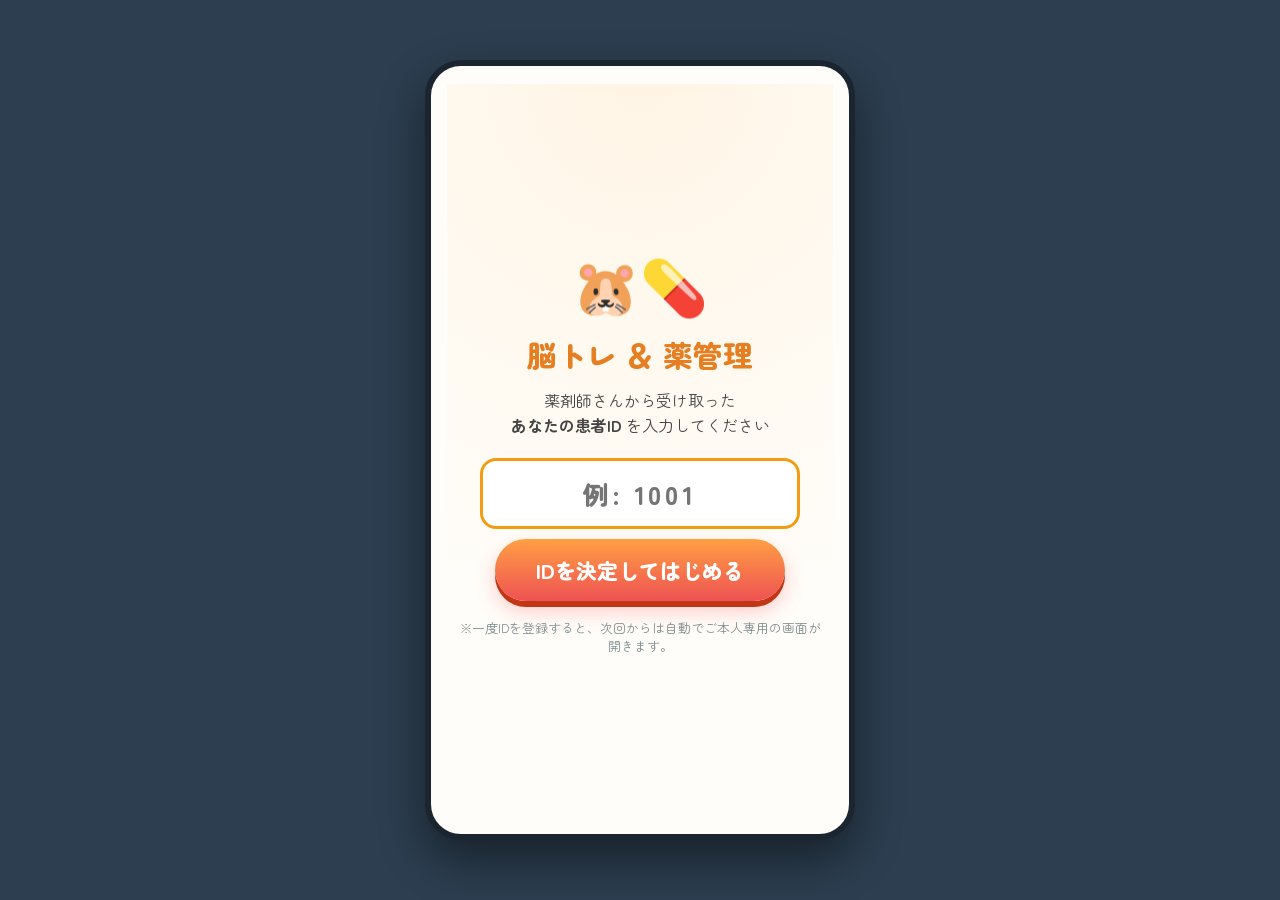
<file: patient.html>
<!DOCTYPE html>
<html lang="ja">
<head>
  <meta charset="UTF-8">
  <meta name="viewport" content="width=device-width, initial-scale=1.0">
  <title>脳トレ ＆ 薬管理</title>
  <link rel="preconnect" href="https://fonts.googleapis.com">
  <link rel="preconnect" href="https://fonts.gstatic.com" crossorigin>
  <link href="https://fonts.googleapis.com/css2?family=Zen+Maru+Gothic:wght@700;900&display=swap" rel="stylesheet">
  <style>
    * {
      box-sizing: border-box;
      margin: 0;
      padding: 0;
      font-family: 'Zen Maru Gothic', sans-serif;
      user-select: none;
    }

    body {
      background-color: #2c3e50;
      display: flex;
      justify-content: center;
      align-items: center;
      min-height: 100vh;
      padding: 15px;
    }

    .phone-frame {
      width: 100%;
      max-width: 430px;
      height: 780px;
      max-height: 92vh;
      background-color: #fffdf9;
      border-radius: 36px;
      box-shadow: 0 20px 45px rgba(0, 0, 0, 0.45);
      display: flex;
      flex-direction: column;
      overflow: hidden;
      border: 6px solid #1a252f;
      position: relative;
    }

    .app-content {
      flex: 1;
      overflow-y: auto;
      overflow-x: hidden;
      display: flex;
      flex-direction: column;
    }

    .screen {
      display: none;
      flex: 1;
      padding: 18px 16px;
      flex-direction: column;
    }

    .screen.active {
      display: flex;
    }

    .hidden {
      display: none !important;
    }

    /* 初回起動時：患者ID入力画面 */
    .id-login-container {
      flex: 1;
      display: flex;
      flex-direction: column;
      justify-content: center;
      align-items: center;
      text-align: center;
      padding: 12px;
      background: radial-gradient(circle at top, #fff5e6 0%, #fffdf9 70%);
    }

    .id-login-icon {
      font-size: 3.4rem;
      margin-bottom: 10px;
    }

    .id-login-title {
      font-size: 1.85rem;
      font-weight: 900;
      color: #e67e22;
      margin-bottom: 12px;
    }

    .id-login-desc {
      font-size: 1rem;
      color: #444;
      line-height: 1.55;
      margin-bottom: 20px;
    }

    .id-login-form {
      width: 100%;
      max-width: 320px;
    }

    #login-patient-id-input {
      width: 100%;
      padding: 14px 16px;
      font-size: 1.6rem;
      font-weight: 900;
      text-align: center;
      letter-spacing: 0.15em;
      border: 3px solid #f39c12;
      border-radius: 16px;
      background: #fff;
      color: #2c3e50;
      margin-bottom: 10px;
      user-select: text;
    }

    #login-patient-id-input:focus {
      outline: none;
      border-color: #e67e22;
      box-shadow: 0 0 0 4px rgba(243, 156, 18, 0.2);
    }

    .id-login-error {
      color: #e03131;
      background: #ffe3e3;
      border-radius: 10px;
      padding: 8px 10px;
      font-size: 0.85rem;
      font-weight: 700;
      margin-bottom: 10px;
    }

    .id-login-note {
      margin-top: 18px;
      font-size: 0.8rem;
      color: #7f8c8d;
      line-height: 1.45;
    }

    /* オープニング画面 */
    .opening-container {
      flex: 1;
      display: flex;
      flex-direction: column;
      justify-content: center;
      align-items: center;
      text-align: center;
      background: radial-gradient(circle at top, #fff3e0 0%, #fffdf9 75%);
      padding: 10px;
    }

    .opening-title h1 {
      font-size: 2.3rem;
      font-weight: 900;
      color: #e67e22;
      line-height: 1.2;
      text-shadow: 2px 2px 0 #ffe0b2;
      margin-bottom: 10px;
    }

    .opening-title h1 span {
      color: #27ae60;
      font-size: 1.8rem;
    }

    .opening-user-badge {
      background: #fff;
      border: 2px solid #f39c12;
      color: #d35400;
      font-weight: 900;
      font-size: 1.05rem;
      padding: 6px 18px;
      border-radius: 999px;
      margin-bottom: 14px;
      box-shadow: 0 3px 8px rgba(243, 156, 18, 0.15);
    }

    .opening-hero-pet {
      width: 170px;
      height: 170px;
      margin: 6px auto 12px;
    }

    .hamster-svg-art {
      width: 100%;
      height: 100%;
      overflow: visible;
    }

    .opening-sub {
      font-size: 1rem;
      font-weight: 700;
      color: #666;
      margin-bottom: 22px;
    }

    .start-app-btn {
      width: 100%;
      max-width: 290px;
      padding: 16px 24px;
      background: linear-gradient(180deg, #ff9f43 0%, #ee5253 100%);
      color: #fff;
      border: none;
      border-radius: 999px;
      font-size: 1.3rem;
      font-weight: 900;
      cursor: pointer;
      box-shadow: 0 6px 0 #c23616, 0 10px 20px rgba(238, 82, 83, 0.3);
    }

    .start-app-btn:active {
      transform: translateY(3px);
      box-shadow: 0 3px 0 #c23616;
    }

    /* ホーム画面 */
    .home-container {
      flex: 1;
      display: flex;
      flex-direction: column;
      justify-content: space-between;
      gap: 14px;
    }

    .calendar-hero-card {
      flex: 1;
      background: linear-gradient(160deg, #fff9eb 0%, #ffefd5 100%);
      border: 3px solid #ffd8a8;
      border-radius: 26px;
      padding: 16px;
      display: flex;
      flex-direction: column;
      justify-content: space-between;
      cursor: pointer;
      box-shadow: 0 8px 18px rgba(243, 156, 18, 0.15);
    }

    .calendar-hero-top {
      display: flex;
      align-items: center;
      gap: 14px;
    }

    .big-calendar-illust {
      width: 105px;
      background: #fff;
      border-radius: 18px;
      border: 3px solid #5c3a21;
      overflow: hidden;
      box-shadow: 0 4px 0 #5c3a21;
      flex-shrink: 0;
    }

    .cal-illust-top {
      background: #ff6b6b;
      color: #fff;
      padding: 5px 8px;
      display: flex;
      justify-content: space-between;
      align-items: center;
      font-weight: 900;
      font-size: 0.9rem;
    }

    .cal-ring {
      width: 7px;
      height: 7px;
      background: #fff;
      border-radius: 50%;
    }

    .cal-illust-body {
      padding: 8px 4px;
      text-align: center;
    }

    .cal-big-day {
      font-size: 2.3rem;
      font-weight: 900;
      color: #2d3436;
      line-height: 1;
    }

    .cal-mini-dots {
      display: flex;
      justify-content: center;
      gap: 4px;
      margin-top: 5px;
    }

    .cal-mini-dots span {
      width: 7px;
      height: 7px;
      border-radius: 50%;
    }

    .dot-o { background: #ff922b; }
    .dot-y { background: #fcc419; }
    .dot-g { background: #51cf66; }

    .calendar-tap-hint h3 {
      font-size: 1.35rem;
      font-weight: 900;
      color: #5c3a21;
      margin: 4px 0 2px;
    }

    .calendar-tap-hint p {
      font-size: 0.88rem;
      color: #7f6048;
      font-weight: 700;
    }

    .hint-badge {
      display: inline-block;
      background: #ff922b;
      color: #fff;
      font-size: 0.75rem;
      font-weight: 900;
      padding: 3px 10px;
      border-radius: 999px;
    }

    .home-pet-corner {
      display: flex;
      align-items: flex-end;
      justify-content: space-between;
      gap: 10px;
      margin-top: 10px;
    }

    .home-speech-bubble {
      flex: 1;
      background: #fff;
      border: 2.5px solid #5c3a21;
      border-radius: 18px;
      padding: 12px 14px;
      font-size: 0.92rem;
      font-weight: 700;
      color: #3d2616;
      line-height: 1.45;
      position: relative;
    }

    .home-pet-avatar {
      width: 112px;
      height: 112px;
      flex-shrink: 0;
      transform-origin: bottom center;
    }

    .home-nav {
      display: grid;
      grid-template-columns: repeat(3, 1fr);
      gap: 10px;
    }

    .nav-btn {
      border: none;
      border-radius: 22px;
      padding: 16px 8px;
      display: flex;
      flex-direction: column;
      align-items: center;
      justify-content: center;
      gap: 6px;
      color: #fff;
      font-weight: 900;
      cursor: pointer;
    }

    .nav-btn:active {
      transform: translateY(3px);
    }

    .btn-pet {
      background: linear-gradient(180deg, #ff922b 0%, #f76707 100%);
      box-shadow: 0 5px 0 #d9480f;
    }

    .btn-med {
      background: linear-gradient(180deg, #51cf66 0%, #2b8a3e 100%);
      box-shadow: 0 5px 0 #1e602b;
    }

    .btn-calc {
      background: linear-gradient(180deg, #4dabf7 0%, #1c7ed6 100%);
      box-shadow: 0 5px 0 #1864ab;
    }

    .nav-icon {
      font-size: 2.1rem;
    }

    .nav-text {
      font-size: 1.05rem;
    }

    /* 共通ヘッダー */
    .screen-header {
      display: flex;
      align-items: center;
      gap: 12px;
      margin-bottom: 12px;
    }

    .screen-header h2 {
      font-size: 1.3rem;
      font-weight: 900;
      color: #3d2616;
    }

    .back-btn {
      background: #f1f3f5;
      border: 2px solid #ced4da;
      border-radius: 12px;
      padding: 7px 14px;
      font-size: 0.9rem;
      font-weight: 900;
      color: #495057;
      cursor: pointer;
    }

    /* ペット画面 */
    .pet-display {
      background: linear-gradient(180deg, #fff9db 0%, #fff3bf 100%);
      border: 2.5px solid #ffd43b;
      border-radius: 22px;
      padding: 12px;
      text-align: center;
      margin-bottom: 10px;
    }

    .pet-level-badge {
      display: inline-block;
      background: #ff922b;
      color: #fff;
      font-weight: 900;
      font-size: 0.95rem;
      padding: 4px 14px;
      border-radius: 999px;
      margin-bottom: 8px;
    }

    .exp-bar-area {
      margin-bottom: 6px;
    }

    .exp-bar-container {
      width: 85%;
      height: 12px;
      background: #fff;
      border: 2px solid #f08c00;
      border-radius: 999px;
      margin: 0 auto 4px;
      overflow: hidden;
    }

    .exp-bar-fill {
      height: 100%;
      width: 0%;
      background: linear-gradient(90deg, #fcc419, #ff922b);
      transition: width 0.3s ease;
    }

    .exp-text {
      font-size: 0.78rem;
      color: #5c3a21;
    }

    .pet-character-container {
      height: 155px;
      display: flex;
      justify-content: center;
      align-items: center;
    }

    .pet-character-svg {
      width: 145px;
      height: 145px;
      transition: transform 0.3s ease;
    }

    .pet-status {
      display: flex;
      justify-content: space-around;
      align-items: center;
      font-weight: 900;
      font-size: 0.95rem;
      color: #5c3a21;
      margin-top: 4px;
    }

    .coin-badge {
      background: #fff;
      border: 2px solid #fcc419;
      padding: 4px 12px;
      border-radius: 999px;
    }

    .tab-controls {
      display: grid;
      grid-template-columns: 1fr 1fr;
      gap: 8px;
      margin-bottom: 10px;
    }

    .tab-btn {
      padding: 10px;
      border: 2px solid #dee2e6;
      border-radius: 14px;
      background: #f8f9fa;
      font-size: 1rem;
      font-weight: 900;
      color: #495057;
      cursor: pointer;
    }

    .tab-btn.active {
      background: #ff922b;
      border-color: #f76707;
      color: #fff;
    }

    .tab-content {
      display: none;
      flex: 1;
    }

    .tab-content.active {
      display: flex;
      flex-direction: column;
    }

    .food-grid {
      display: grid;
      grid-template-columns: 1fr 1fr;
      gap: 10px;
    }

    .food-card {
      background: #fff;
      border: 2px solid #ffe0b2;
      border-radius: 16px;
      padding: 10px;
      display: flex;
      align-items: center;
      gap: 10px;
      cursor: pointer;
    }

    .food-card:active {
      transform: scale(0.97);
    }

    .food-img {
      font-size: 2rem;
    }

    .food-info {
      display: flex;
      flex-direction: column;
    }

    .food-title {
      font-size: 0.9rem;
      font-weight: 900;
      color: #333;
    }

    .food-cost {
      font-size: 0.8rem;
      font-weight: 700;
      color: #e67e22;
    }

    .chat-container {
      flex: 1;
      display: flex;
      flex-direction: column;
      background: #fff;
      border: 2px solid #ffe0b2;
      border-radius: 16px;
      padding: 10px;
      min-height: 180px;
    }

    .chat-history {
      flex: 1;
      overflow-y: auto;
      display: flex;
      flex-direction: column;
      gap: 8px;
      margin-bottom: 8px;
      max-height: 170px;
    }

    .chat-bubble {
      padding: 8px 12px;
      border-radius: 14px;
      font-size: 0.88rem;
      line-height: 1.4;
      max-width: 85%;
    }

    .pet-bubble {
      background: #fff3bf;
      color: #3d2616;
      align-self: flex-start;
    }

    .user-bubble {
      background: #d0ebff;
      color: #1864ab;
      align-self: flex-end;
    }

    .chat-input-row {
      display: flex;
      gap: 6px;
    }

    .chat-input-row input {
      flex: 1;
      padding: 8px 10px;
      border: 2px solid #ced4da;
      border-radius: 12px;
      font-size: 0.9rem;
      user-select: text;
    }

    .chat-input-row button {
      padding: 8px 14px;
      background: #ff922b;
      color: #fff;
      border: none;
      border-radius: 12px;
      font-weight: 900;
      cursor: pointer;
    }

    /* 計算画面 */
    #calc-menu h3 {
      font-size: 1rem;
      margin: 10px 0 8px;
      color: #495057;
    }

    .calc-op-list {
      display: grid;
      grid-template-columns: 1fr 1fr;
      gap: 8px;
    }

    .calc-diff-list {
      display: grid;
      grid-template-columns: repeat(3, 1fr);
      gap: 8px;
      margin-bottom: 16px;
    }

    .menu-btn {
      padding: 12px 6px;
      border: 2px solid #ced4da;
      border-radius: 14px;
      background: #fff;
      font-size: 0.95rem;
      font-weight: 900;
      color: #495057;
      cursor: pointer;
    }

    .menu-btn.active {
      background: #339af0;
      border-color: #1c7ed6;
      color: #fff;
    }

    .action-btn {
      width: 100%;
      padding: 14px;
      background: #2f9e44;
      color: #fff;
      border: none;
      border-radius: 16px;
      font-size: 1.05rem;
      font-weight: 900;
      cursor: pointer;
    }

    .calc-progress-badge {
      text-align: center;
      font-weight: 900;
      color: #1c7ed6;
      margin-bottom: 8px;
    }

    .question-box {
      background: #e7f5ff;
      border: 3px solid #74c0fc;
      border-radius: 18px;
      padding: 18px;
      text-align: center;
      font-size: 2rem;
      font-weight: 900;
      color: #1864ab;
      margin-bottom: 8px;
    }

    .calc-feedback {
      text-align: center;
      font-weight: 900;
      padding: 6px;
      border-radius: 10px;
      margin-bottom: 8px;
    }

    .calc-feedback.correct {
      background: #d3f9d8;
      color: #2b8a3e;
    }

    .calc-feedback.wrong {
      background: #ffe3e3;
      color: #c92a2a;
    }

    .answer-box {
      height: 48px;
      border: 2.5px solid #adb5bd;
      border-radius: 14px;
      background: #fff;
      display: flex;
      justify-content: center;
      align-items: center;
      font-size: 1.7rem;
      font-weight: 900;
      margin-bottom: 10px;
    }

    .numpad {
      display: grid;
      grid-template-columns: repeat(3, 1fr);
      gap: 8px;
      margin-bottom: 10px;
    }

    .num-btn {
      padding: 14px 0;
      font-size: 1.3rem;
      font-weight: 900;
      border: 2px solid #dee2e6;
      border-radius: 14px;
      background: #fff;
      cursor: pointer;
    }

    .clear-btn {
      background: #ffe3e3;
      color: #c92a2a;
      font-size: 1rem;
    }

    .submit-btn {
      background: #2f9e44;
      color: #fff;
      font-size: 1rem;
    }

    .result-card {
      background: #fff9db;
      border: 3px solid #fcc419;
      border-radius: 22px;
      padding: 20px;
      text-align: center;
    }

    .result-icon {
      font-size: 3rem;
    }

    .result-score {
      font-size: 1.3rem;
      font-weight: 900;
      margin: 10px 0;
    }

    .result-coin-box {
      background: #fff;
      border-radius: 14px;
      padding: 12px;
      margin-bottom: 16px;
    }

    .result-coins {
      font-size: 1.6rem;
      font-weight: 900;
      color: #e67e22;
    }

    /* お薬・生活時間画面 */
    .patient-info-header {
      background: #ebfbee;
      border: 2px solid #8ce99a;
      border-radius: 16px;
      padding: 10px 14px;
      display: flex;
      justify-content: space-between;
      align-items: center;
      margin-bottom: 10px;
    }

    .patient-info-header h3 {
      font-size: 1.15rem;
      font-weight: 900;
      color: #2b8a3e;
    }

    .patient-id-sub {
      background: #fff;
      border: 1.5px solid #51cf66;
      color: #2b8a3e;
      font-size: 0.8rem;
      font-weight: 900;
      padding: 3px 10px;
      border-radius: 999px;
    }

    .med-layout {
      display: flex;
      flex-direction: column;
      gap: 10px;
      margin-bottom: 12px;
    }

    .card {
      background: #fff;
      border: 2px solid #dee2e6;
      border-radius: 18px;
      padding: 12px;
    }

    .card h4 {
      font-size: 0.95rem;
      font-weight: 900;
      color: #495057;
      margin-bottom: 8px;
    }

    #schedule-list {
      list-style: none;
      display: grid;
      grid-template-columns: 1fr 1fr;
      gap: 6px;
    }

    #schedule-list li {
      background: #f8f9fa;
      padding: 7px 10px;
      border-radius: 10px;
      display: flex;
      justify-content: space-between;
      font-size: 0.88rem;
    }

    .med-item {
      background: #f3faf5;
      border-left: 4px solid #2f9e44;
      padding: 8px 10px;
      border-radius: 8px;
      margin-bottom: 6px;
    }

    .med-name {
      font-size: 1rem;
      font-weight: 900;
      color: #212529;
    }

    .med-instruction {
      font-size: 0.85rem;
      font-weight: 700;
      color: #2b8a3e;
      margin-top: 2px;
    }

    .med-action-buttons {
      display: flex;
      flex-direction: column;
      gap: 8px;
      margin-top: auto;
    }

    .med-done-btn {
      padding: 14px;
      background: linear-gradient(180deg, #40c057 0%, #2b8a3e 100%);
      color: #fff;
      border: none;
      border-radius: 16px;
      font-size: 1.05rem;
      font-weight: 900;
      cursor: pointer;
    }

    .alarm-test-btn {
      padding: 11px;
      background: #fff3bf;
      color: #e67700;
      border: 2px solid #fcc419;
      border-radius: 14px;
      font-size: 0.92rem;
      font-weight: 900;
      cursor: pointer;
    }

    /* カレンダー画面 */
    .calendar-view-container {
      background: #fff;
      border: 2px solid #ffd8a8;
      border-radius: 18px;
      padding: 10px;
      margin-bottom: 10px;
    }

    .calendar-month-nav {
      display: flex;
      justify-content: space-between;
      align-items: center;
      margin-bottom: 8px;
    }

    .month-nav-btn {
      background: #fff4e6;
      border: 1.5px solid #ffc078;
      border-radius: 10px;
      padding: 4px 10px;
      font-weight: 900;
      color: #d9480f;
      cursor: pointer;
    }

    .calendar-weekdays {
      display: grid;
      grid-template-columns: repeat(7, 1fr);
      text-align: center;
      font-size: 0.8rem;
      font-weight: 900;
      margin-bottom: 4px;
    }

    .calendar-weekdays .sun { color: #e03131; }
    .calendar-weekdays .sat { color: #1971c2; }

    .calendar-days-grid {
      display: grid;
      grid-template-columns: repeat(7, 1fr);
      gap: 4px;
    }

    .day-cell {
      aspect-ratio: 1;
      display: flex;
      flex-direction: column;
      align-items: center;
      justify-content: center;
      border-radius: 10px;
      font-size: 0.88rem;
      font-weight: 700;
      cursor: pointer;
      position: relative;
    }

    .day-cell.today {
      background: #fff3bf;
      border: 2px solid #fcc419;
    }

    .day-cell.selected {
      background: #ff922b;
      color: #fff;
    }

    .event-dot {
      width: 6px;
      height: 6px;
      background: #2f9e44;
      border-radius: 50%;
      margin-top: 2px;
    }

    .selected-day-schedule {
      background: #fff;
      border: 2px solid #dee2e6;
      border-radius: 16px;
      padding: 10px;
      flex: 1;
    }

    .schedule-header-row {
      display: flex;
      justify-content: space-between;
      align-items: center;
      margin-bottom: 8px;
    }

    .small-btn {
      width: auto;
      padding: 6px 12px;
      font-size: 0.82rem;
    }

    .event-item {
      display: flex;
      justify-content: space-between;
      align-items: center;
      background: #f8f9fa;
      padding: 7px 10px;
      border-radius: 10px;
      margin-bottom: 5px;
      font-size: 0.88rem;
    }

    .delete-event-btn {
      background: #ffe3e3;
      color: #c92a2a;
      border: none;
      border-radius: 6px;
      padding: 2px 7px;
      font-weight: 900;
      cursor: pointer;
    }

    /* モーダル */
    .modal-overlay {
      position: absolute;
      inset: 0;
      background: rgba(0, 0, 0, 0.55);
      display: flex;
      justify-content: center;
      align-items: center;
      padding: 16px;
      z-index: 100;
    }

    .alarm-content,
    .modal-content {
      background: #fff;
      border-radius: 24px;
      padding: 20px;
      width: 100%;
      max-width: 340px;
      text-align: center;
    }

    .alarm-btn-group,
    .modal-btn-group {
      display: grid;
      grid-template-columns: 1fr 1fr;
      gap: 10px;
      margin-top: 14px;
    }

    .alarm-btn,
    .btn-cancel,
    .btn-submit {
      padding: 12px;
      border: none;
      border-radius: 14px;
      font-size: 1rem;
      font-weight: 900;
      cursor: pointer;
    }

    .btn-taken,
    .btn-submit {
      background: #2f9e44;
      color: #fff;
    }

    .btn-not-taken,
    .btn-cancel {
      background: #e9ecef;
      color: #495057;
    }

    .form-group {
      text-align: left;
      margin-top: 10px;
    }

    .form-group label {
      display: block;
      font-size: 0.85rem;
      font-weight: 700;
      margin-bottom: 4px;
    }

    .form-group input,
    .form-group select {
      width: 100%;
      padding: 9px;
      border: 2px solid #ced4da;
      border-radius: 10px;
      font-size: 0.95rem;
      user-select: text;
    }
  </style>
</head>
<body>

  <div class="phone-frame">
    <main class="app-content">

      <!-- 初回起動時のみ表示：患者ID入力画面 -->
      <section id="screen-id-login" class="screen active">
        <div class="id-login-container">
          <div class="id-login-icon">🐹💊</div>
          <h1 class="id-login-title">脳トレ ＆ 薬管理</h1>
          <p class="id-login-desc">
            薬剤師さんから受け取った<br>
            <strong>あなたの患者ID</strong> を入力してください
          </p>

          <form id="patient-id-login-form" class="id-login-form">
            <input
              type="text"
              id="login-patient-id-input"
              inputmode="numeric"
              placeholder="例: 1001"
              autocomplete="off"
              required
            >
            <p id="id-login-error" class="id-login-error hidden"></p>
            <button type="submit" class="start-app-btn">IDを決定してはじめる</button>
          </form>

          <p class="id-login-note">
            ※一度IDを登録すると、次回からは自動でご本人専用の画面が開きます。
          </p>
        </div>
      </section>

      <!-- 画面0: オープニング画面 -->
      <section id="screen-opening" class="screen">
        <div class="opening-container">
          <div class="opening-title">
            <h1>脳トレ <span>＆</span><br>薬管理</h1>
          </div>
          <div class="opening-user-badge" id="opening-user-badge">--- 様 専用</div>
          <div class="opening-hero-pet" id="opening-pet-slot"></div>
          <p class="opening-sub">毎日楽しく 脳トレとお薬管理！</p>
          <button class="start-app-btn" id="start-app-btn" data-target="screen-home">はじめる</button>
        </div>
      </section>

      <!-- 画面1: メインホーム画面 -->
      <section id="screen-home" class="screen">
        <div class="home-container">
          <div class="calendar-hero-card" data-target="screen-calendar">
            <div class="calendar-hero-top">
              <div class="big-calendar-illust">
                <div class="cal-illust-top">
                  <span class="cal-ring"></span>
                  <span class="cal-month-label" id="home-cal-month">11月</span>
                  <span class="cal-ring"></span>
                </div>
                <div class="cal-illust-body">
                  <div class="cal-big-day" id="home-cal-day">16</div>
                  <div class="cal-mini-dots">
                    <span class="dot-o"></span><span class="dot-y"></span><span class="dot-g"></span>
                  </div>
                </div>
              </div>
              <div class="calendar-tap-hint">
                <span class="hint-badge">👆 タップで開く</span>
                <h3>カレンダー</h3>
                <p>予定の確認・追加</p>
              </div>
            </div>

            <div class="home-pet-corner">
              <div class="home-speech-bubble" id="home-pet-speech">
                今日もお薬と脳トレがんばろうチュ！
              </div>
              <div class="home-pet-avatar" id="home-pet-body"></div>
            </div>
          </div>

          <nav class="home-nav">
            <button class="nav-btn btn-pet" data-target="screen-pet">
              <span class="nav-icon">🐹</span>
              <span class="nav-text">ペット</span>
            </button>
            <button class="nav-btn btn-med" data-target="screen-med">
              <span class="nav-icon">💊</span>
              <span class="nav-text">くすり</span>
            </button>
            <button class="nav-btn btn-calc" data-target="screen-calc">
              <span class="nav-icon">✏️</span>
              <span class="nav-text">計算</span>
            </button>
          </nav>
        </div>
      </section>

      <!-- 画面2: ペット -->
      <section id="screen-pet" class="screen">
        <div class="screen-header">
          <button class="back-btn" data-target="screen-home">← 戻る</button>
          <h2>ペット育成</h2>
        </div>

        <div class="pet-display">
          <div class="pet-level-badge">Lv.<span id="pet-level">1</span> <span id="pet-stage-name">赤ちゃんハム</span></div>
          
          <div class="exp-bar-area">
            <div class="exp-bar-container">
              <div class="exp-bar-fill" id="exp-bar-fill"></div>
            </div>
            <div class="exp-text" id="exp-status-text">あと <strong>30</strong> でレベルアップ！</div>
          </div>

          <div class="pet-character-container">
            <div class="pet-character-svg" id="pet-character-body"></div>
          </div>

          <div class="pet-status">
            <div>なつき度: <span id="pet-love">0</span>%</div>
            <div class="coin-badge">💰 <span id="coin-count">11</span> コイン</div>
          </div>
        </div>

        <div class="tab-controls">
          <button class="tab-btn active" id="tab-btn-gohan">ごはん</button>
          <button class="tab-btn" id="tab-btn-talk">おしゃべり</button>
        </div>

        <div id="tab-content-gohan" class="tab-content active">
          <div class="food-grid">
            <div class="food-card" data-cost="5" data-exp="15" data-love="10" data-food="ひまわりの種">
              <div class="food-img">🌻</div>
              <div class="food-info">
                <span class="food-title">ひまわりの種</span>
                <span class="food-cost">5コイン</span>
              </div>
            </div>
            <div class="food-card" data-cost="8" data-exp="25" data-love="15" data-food="スイカ">
              <div class="food-img">🍉</div>
              <div class="food-info">
                <span class="food-title">スイカ</span>
                <span class="food-cost">8コイン</span>
              </div>
            </div>
            <div class="food-card" data-cost="6" data-exp="20" data-love="12" data-food="さつまいも">
              <div class="food-img">🍠</div>
              <div class="food-info">
                <span class="food-title">さつまいも</span>
                <span class="food-cost">6コイン</span>
              </div>
            </div>
            <div class="food-card" data-cost="3" data-exp="10" data-love="5" data-food="ブロッコリー">
              <div class="food-img">🥦</div>
              <div class="food-info">
                <span class="food-title">ブロッコリー</span>
                <span class="food-cost">3コイン</span>
              </div>
            </div>
          </div>
        </div>

        <div id="tab-content-talk" class="tab-content">
          <div class="chat-container">
            <div class="chat-history" id="chat-history">
              <div class="chat-bubble pet-bubble" id="pet-dialog">
                こんにちは！今日もお薬飲んでえらいチュ！何でも気軽にお話ししてね！
              </div>
            </div>
            <div class="chat-input-row">
              <input type="text" id="talk-input" placeholder="話しかけてね...">
              <button id="talk-send-btn">送信</button>
            </div>
          </div>
        </div>
      </section>

      <!-- 画面3: 計算 -->
      <section id="screen-calc" class="screen">
        <div class="screen-header">
          <button class="back-btn" data-target="screen-home">← 戻る</button>
          <h2>脳トレ計算</h2>
        </div>

        <div id="calc-menu">
          <h3>計算の種類を選択</h3>
          <div class="calc-op-list">
            <button class="menu-btn calc-op-btn active" data-op="+">足し算</button>
            <button class="menu-btn calc-op-btn" data-op="-">引き算</button>
            <button class="menu-btn calc-op-btn" data-op="*">掛け算</button>
            <button class="menu-btn calc-op-btn" data-op="/">割り算</button>
          </div>
          <h3>むずかしさ（1問のコイン）</h3>
          <div class="calc-diff-list">
            <button class="menu-btn calc-diff-btn active" data-diff="easy">かんたん<br><small>1コイン</small></button>
            <button class="menu-btn calc-diff-btn" data-diff="mid">ふつう<br><small>2コイン</small></button>
            <button class="menu-btn calc-diff-btn" data-diff="hard">むずかしい<br><small>3コイン</small></button>
          </div>
          <button class="action-btn" id="start-calc-btn">10問テスト スタート！</button>
        </div>

        <div id="calc-game" class="hidden">
          <div class="calc-progress-badge" id="calc-progress-text">第 1 / 10 問</div>
          <div class="question-box"><span id="question-text">8 + 5 = ?</span></div>
          
          <div id="calc-feedback" class="calc-feedback hidden"></div>

          <div class="answer-box"><span id="user-answer"></span></div>
          <div class="numpad">
            <button class="num-btn">1</button><button class="num-btn">2</button><button class="num-btn">3</button>
            <button class="num-btn">4</button><button class="num-btn">5</button><button class="num-btn">6</button>
            <button class="num-btn">7</button><button class="num-btn">8</button><button class="num-btn">9</button>
            <button class="num-btn clear-btn">消す</button><button class="num-btn">0</button><button class="num-btn submit-btn">確定</button>
          </div>
          <button class="back-btn" id="calc-quit-btn">やめる</button>
        </div>

        <div id="calc-result" class="hidden">
          <div class="result-card">
            <div class="result-icon">🎉</div>
            <h3>テスト終了！</h3>
            <div class="result-score">10問中 <span id="result-correct-count">0</span> 問 正解！</div>
            <div class="result-coin-box">
              <span>獲得したごほうび</span>
              <div class="result-coins">💰 +<span id="result-earned-coins">0</span> コイン</div>
            </div>
            <button class="action-btn" id="calc-retry-btn">もう一度やる</button>
          </div>
        </div>
      </section>

      <!-- 画面4: くすり -->
      <section id="screen-med" class="screen">
        <div class="screen-header">
          <button class="back-btn" data-target="screen-home">← 戻る</button>
          <h2>お薬・生活時間</h2>
        </div>

        <div class="patient-info-header">
          <h3 id="patient-display-name">--- 様</h3>
          <span class="patient-id-sub" id="patient-display-id">患者ID: ----</span>
        </div>

        <div class="med-layout">
          <div class="card schedule-card">
            <h4>生活時間</h4>
            <ul id="schedule-list"></ul>
          </div>

          <div class="card meds-card">
            <h4>処方中のお薬</h4>
            <div id="medicine-list"></div>
          </div>
        </div>

        <div class="med-action-buttons">
          <button class="med-done-btn" id="mark-med-taken-btn">✅ 今日のお薬をのんだ！</button>
          <button class="alarm-test-btn" id="trigger-alarm-test-btn">⏰ お薬アラームのテスト</button>
        </div>
      </section>

      <!-- 画面5: カレンダー画面 -->
      <section id="screen-calendar" class="screen">
        <div class="screen-header">
          <button class="back-btn" data-target="screen-home">← 戻る</button>
          <h2>カレンダー</h2>
        </div>

        <div class="calendar-view-container">
          <div class="calendar-month-nav">
            <button id="prev-month-btn" class="month-nav-btn">< 前月</button>
            <h3 id="calendar-month-title"></h3>
            <button id="next-month-btn" class="month-nav-btn">次月 ></button>
          </div>

          <div class="calendar-weekdays">
            <span class="sun">日</span><span>月</span><span>火</span><span>水</span><span>木</span><span>金</span><span class="sat">土</span>
          </div>

          <div class="calendar-days-grid" id="calendar-days-grid"></div>
        </div>

        <div class="selected-day-schedule">
          <div class="schedule-header-row">
            <h4 id="selected-date-label">日付を選択してください</h4>
            <button id="open-add-event-btn" class="action-btn small-btn">+ 予定を追加</button>
          </div>
          <div id="selected-day-events" class="events-list">
            <p class="empty-msg">予定はありません</p>
          </div>
        </div>
      </section>

    </main>
  </div>

  <!-- 服薬アラーム モーダル -->
  <div class="modal-overlay hidden" id="alarm-modal">
    <div class="alarm-content">
      <div class="alarm-clock-icon" style="font-size:48px;">⏰</div>
      <h3>お薬の時間です！</h3>
      <p id="alarm-medicine-info">処方薬の服薬時間です</p>
      <div class="alarm-btn-group">
        <button class="alarm-btn btn-taken" id="alarm-btn-yes">のんだ</button>
        <button class="alarm-btn btn-not-taken" id="alarm-btn-no">まだ</button>
      </div>
    </div>
  </div>

  <!-- 予定追加 モーダル -->
  <div class="modal-overlay hidden" id="event-modal">
    <div class="modal-content">
      <h3>予定の追加</h3>
      <form id="event-form">
        <div class="form-group">
          <label for="event-title">予定の内容</label>
          <input type="text" id="event-title" placeholder="例: 病院、買い物" required>
        </div>
        <div class="form-group">
          <label for="event-time">時間 (任意)</label>
          <input type="time" id="event-time">
        </div>
        <div class="form-group">
          <label for="event-category">種類</label>
          <select id="event-category">
            <option value="hospital">🏥 通院・病院</option>
            <option value="med">💊 薬</option>
            <option value="personal">✏️ 予定・メモ</option>
          </select>
        </div>
        <div class="modal-btn-group">
          <button type="button" class="btn-cancel" id="close-event-modal-btn">キャンセル</button>
          <button type="submit" class="btn-submit">保存する</button>
        </div>
      </form>
    </div>
  </div>

  <script>
    const GROQ_API_KEY = ""; // ← 必要に応じてGroqのAPIキーを入力

    const SHARED_STORAGE_KEY = 'brain_med_app_data';
    const BOUND_PATIENT_ID_KEY = 'patient_app_locked_id_v1';
    const PET_PROFILES_KEY = 'brain_med_patient_pets_v1';

    const fallbackSharedData = {
      currentPatientId: '1001',
      patients: [
        {
          id: '1001',
          name: '眞野 宏太',
          updatedAt: '2026/11/16',
          memo: '血圧安定。食後の飲み忘れに注意。',
          schedule: [
            { label: '朝ごはん', time: '07:00' },
            { label: '昼ごはん', time: '12:00' },
            { label: '晩ごはん', time: '19:00' },
            { label: 'お風呂', time: '17:00' }
          ],
          meds: [
            { name: 'ロキソニン', dosage: '1錠', timing: ['朝', '昼', '夕'] }
          ]
        }
      ]
    };

    function getTodayStr() {
      const today = new Date();
      return `${today.getFullYear()}-${String(today.getMonth() + 1).padStart(2, '0')}-${String(today.getDate()).padStart(2, '0')}`;
    }

    function loadSharedMedData() {
      try {
        const raw = localStorage.getItem(SHARED_STORAGE_KEY);
        if (raw) {
          const parsed = JSON.parse(raw);
          if (parsed && Array.isArray(parsed.patients) && parsed.patients.length > 0) {
            return parsed;
          }
        }
      } catch (e) {
        console.warn('共有データ読み込みエラー:', e);
      }
      return JSON.parse(JSON.stringify(fallbackSharedData));
    }

    function findPatientById(patientId) {
      const shared = loadSharedMedData();
      const targetStr = String(patientId).trim();
      return shared.patients.find(p => String(p.id).trim() === targetStr) || null;
    }

    function getLockedPatientId() {
      return localStorage.getItem(BOUND_PATIENT_ID_KEY);
    }

    function lockPatientId(patientId) {
      localStorage.setItem(BOUND_PATIENT_ID_KEY, String(patientId).trim());
    }

    function createDefaultPetData() {
      return {
        coins: 11,
        love: 0,
        exp: 0,
        level: 1,
        medTakenDate: "",
        events: {}
      };
    }

    function loadAllPetProfiles() {
      try {
        const raw = localStorage.getItem(PET_PROFILES_KEY);
        return raw ? JSON.parse(raw) : {};
      } catch (e) {
        return {};
      }
    }

    function saveAllPetProfiles(profiles) {
      localStorage.setItem(PET_PROFILES_KEY, JSON.stringify(profiles));
    }

    function getMyPatientBundle() {
      const lockedId = getLockedPatientId();
      const patient = findPatientById(lockedId);
      if (!patient) return null;

      const profiles = loadAllPetProfiles();
      const key = String(patient.id);
      if (!profiles[key]) {
        profiles[key] = createDefaultPetData();
        saveAllPetProfiles(profiles);
      }

      return {
        patient,
        pet: profiles[key]
      };
    }

    function updateMyPetData(updaterFn) {
      const bundle = getMyPatientBundle();
      if (!bundle) return;

      const profiles = loadAllPetProfiles();
      const key = String(bundle.patient.id);
      if (!profiles[key]) profiles[key] = createDefaultPetData();
      updaterFn(profiles[key]);
      saveAllPetProfiles(profiles);
    }

    let petTempMood = null;
    let petMoodTimer = null;

    let calcState = {
      selectedOp: '+',
      selectedDiff: 'easy',
      currentQuestion: { a: 0, b: 0, ans: 0 },
      questionIndex: 0,
      correctCount: 0,
      earnedCoins: 0,
      isChecking: false
    };

    let calendarState = {
      currentDate: new Date(),
      selectedDateStr: null
    };

    document.addEventListener('DOMContentLoaded', () => {
      initNavigation();
      initIdLoginGate();
      initPetSystem();
      initCalcSystem();
      initAlarmSystem();
      initCalendarSystem();

      const lockedId = getLockedPatientId();
      const existingPatient = lockedId ? findPatientById(lockedId) : null;

      if (existingPatient) {
        refreshAllMyViews();
        showScreen('screen-opening');
      } else {
        showScreen('screen-id-login');
      }
    });

    function initIdLoginGate() {
      const form = document.getElementById('patient-id-login-form');
      const input = document.getElementById('login-patient-id-input');
      const errorEl = document.getElementById('id-login-error');

      if (!form) return;

      form.addEventListener('submit', (e) => {
        e.preventDefault();
        const enteredId = input.value.trim();
        if (!enteredId) return;

        const matchedPatient = findPatientById(enteredId);
        if (!matchedPatient) {
          errorEl.textContent = `ID「${enteredId}」は登録されていません。薬剤師さんにIDをご確認ください。`;
          errorEl.classList.remove('hidden');
          return;
        }

        errorEl.classList.add('hidden');
        lockPatientId(matchedPatient.id);
        refreshAllMyViews();
        showScreen('screen-opening');
      });
    }

    function refreshAllMyViews() {
      renderPatientData();
      updatePetDisplay();
      updateHomeCalendarAndPet();
      renderCalendar();
    }

    function initNavigation() {
      document.querySelectorAll('[data-target]').forEach(btn => {
        btn.addEventListener('click', (e) => {
          const targetId = e.currentTarget.getAttribute('data-target');
          if (targetId === 'screen-id-login') return;

          showScreen(targetId);
          if (targetId === 'screen-home') {
            updateHomeCalendarAndPet();
          } else if (targetId === 'screen-med') {
            renderPatientData();
          } else if (targetId === 'screen-calendar') {
            renderCalendar();
          } else if (targetId === 'screen-pet') {
            updatePetDisplay();
          }
        });
      });
    }

    function showScreen(screenId) {
      document.querySelectorAll('.screen').forEach(s => s.classList.remove('active'));
      const targetElem = document.getElementById(screenId);
      if (targetElem) targetElem.classList.add('active');
    }

    function createCuteHamsterSVG(level, mood) {
      const cappedLevel = Math.min(level || 1, 100);
      const evoTier = Math.floor(cappedLevel / 5);

      let accessorySVG = '';
      if (evoTier >= 20) {
        accessorySVG = `
          <polygon points="44,24 50,11 60,18 70,11 76,24" fill="#ffd43b" stroke="#5c3a21" stroke-width="2.5" stroke-linejoin="round"/>
          <circle cx="50" cy="11" r="2.5" fill="#ff6b6b"/><circle cx="60" cy="18" r="2.5" fill="#339af0"/><circle cx="70" cy="11" r="2.5" fill="#51cf66"/>
          <text x="14" y="34" font-size="14">✨</text><text x="92" y="34" font-size="14">✨</text>
        `;
      } else if (evoTier >= 15) {
        accessorySVG = `
          <polygon points="46,24 52,13 60,19 68,13 74,24" fill="#fcc419" stroke="#5c3a21" stroke-width="2.5" stroke-linejoin="round"/>
          <circle cx="60" cy="19" r="2.5" fill="#ff6b6b"/>
        `;
      } else if (evoTier >= 12) {
        accessorySVG = `
          <path d="M 22 68 Q 6 54 16 44 Q 26 52 26 64 Z" fill="#ffffff" stroke="#5c3a21" stroke-width="2.5"/>
          <path d="M 98 68 Q 114 54 104 44 Q 94 52 94 64 Z" fill="#ffffff" stroke="#5c3a21" stroke-width="2.5"/>
        `;
      } else if (evoTier >= 9) {
        accessorySVG = `
          <path d="M 33 78 Q 60 88 87 78 L 84 88 Q 60 97 36 88 Z" fill="#ff6b6b" stroke="#5c3a21" stroke-width="2.5"/>
          <rect x="68" y="83" width="11" height="18" rx="4" fill="#fa5252" stroke="#5c3a21" stroke-width="2.5"/>
        `;
      } else if (evoTier >= 6) {
        accessorySVG = `
          <circle cx="80" cy="24" r="5" fill="#ff8787" stroke="#5c3a21" stroke-width="2"/>
          <circle cx="88" cy="28" r="5" fill="#ff8787" stroke="#5c3a21" stroke-width="2"/>
          <circle cx="84" cy="35" r="5" fill="#ff8787" stroke="#5c3a21" stroke-width="2"/>
          <circle cx="76" cy="31" r="5" fill="#ff8787" stroke="#5c3a21" stroke-width="2"/>
          <circle cx="82" cy="29" r="4" fill="#ffe066"/>
        `;
      } else if (evoTier >= 3) {
        accessorySVG = `
          <polygon points="60,23 48,16 50,28" fill="#ff6b81" stroke="#5c3a21" stroke-width="2.5" stroke-linejoin="round"/>
          <polygon points="60,23 72,16 70,28" fill="#ff6b81" stroke="#5c3a21" stroke-width="2.5" stroke-linejoin="round"/>
          <circle cx="60" cy="23" r="4" fill="#ff4757" stroke="#5c3a21" stroke-width="2"/>
        `;
      } else if (evoTier >= 1) {
        accessorySVG = `
          <path d="M 60 24 Q 60 15 68 12" stroke="#5c3a21" stroke-width="2.5" fill="none" stroke-linecap="round"/>
          <ellipse cx="72" cy="12" rx="7" ry="4" transform="rotate(-20 72 12)" fill="#51cf66" stroke="#5c3a21" stroke-width="2"/>
        `;
      }

      let faceAndHandsSVG = '';

      if (mood === 'eating') {
        faceAndHandsSVG = `
          <path d="M 27 57 Q 21 63 27 69" stroke="#5c3a21" stroke-width="2.5" fill="none" stroke-linecap="round"/>
          <path d="M 93 57 Q 99 63 93 69" stroke="#5c3a21" stroke-width="2.5" fill="none" stroke-linecap="round"/>
          <line x1="15" y1="46" x2="21" y2="50" stroke="#f39c12" stroke-width="2.5" stroke-linecap="round"/>
          <line x1="105" y1="46" x2="99" y2="50" stroke="#f39c12" stroke-width="2.5" stroke-linecap="round"/>
          <path d="M 38 51 Q 44 45 50 51" stroke="#5c3a21" stroke-width="3" fill="none" stroke-linecap="round"/>
          <path d="M 70 51 Q 76 45 82 51" stroke="#5c3a21" stroke-width="3" fill="none" stroke-linecap="round"/>
          <ellipse cx="34" cy="61" rx="7" ry="4.5" fill="#ff8fa3" opacity="0.75"/>
          <ellipse cx="86" cy="61" rx="7" ry="4.5" fill="#ff8fa3" opacity="0.75"/>
          <ellipse cx="60" cy="56" rx="3.5" ry="2.5" fill="#ff8787"/>
          <path d="M 53 61 Q 56.5 65 60 61 Q 63.5 65 67 61" stroke="#5c3a21" stroke-width="2.5" fill="none" stroke-linecap="round"/>
          <ellipse cx="60" cy="77" rx="9" ry="14" fill="#635852" stroke="#5c3a21" stroke-width="2.5"/>
          <path d="M 56 65 Q 54 77 56 89" stroke="#f1f3f5" stroke-width="2" fill="none"/>
          <path d="M 60 64 L 60 90" stroke="#f1f3f5" stroke-width="2"/>
          <path d="M 64 65 Q 66 77 64 89" stroke="#f1f3f5" stroke-width="2" fill="none"/>
          <ellipse cx="49" cy="77" rx="6" ry="5" fill="#ffc9c9" stroke="#5c3a21" stroke-width="2.5"/>
          <ellipse cx="71" cy="77" rx="6" ry="5" fill="#ffc9c9" stroke="#5c3a21" stroke-width="2.5"/>
        `;
      } else if (mood === 'worried') {
        faceAndHandsSVG = `
          <line x1="38" y1="44" x2="48" y2="41" stroke="#5c3a21" stroke-width="2.5" stroke-linecap="round"/>
          <line x1="82" y1="44" x2="72" y2="41" stroke="#5c3a21" stroke-width="2.5" stroke-linecap="round"/>
          <circle cx="44" cy="52" r="5.5" fill="#3d2616"/>
          <circle cx="42.5" cy="50" r="2" fill="#ffffff"/>
          <circle cx="76" cy="52" r="5.5" fill="#3d2616"/>
          <circle cx="74.5" cy="50" r="2" fill="#ffffff"/>
          <path d="M 96 42 Q 100 48 96 51 Q 92 48 96 42 Z" fill="#74c0fc"/>
          <ellipse cx="34" cy="61" rx="6.5" ry="4" fill="#ff8fa3" opacity="0.65"/>
          <ellipse cx="86" cy="61" rx="6.5" ry="4" fill="#ff8fa3" opacity="0.65"/>
          <ellipse cx="60" cy="57" rx="3.5" ry="2.5" fill="#ff8787"/>
          <path d="M 54 65 Q 60 61 66 65" stroke="#5c3a21" stroke-width="2.5" fill="none" stroke-linecap="round"/>
          <path d="M 46 73 Q 51 77 46 81" stroke="#5c3a21" stroke-width="2.5" fill="none" stroke-linecap="round"/>
          <path d="M 74 73 Q 69 77 74 81" stroke="#5c3a21" stroke-width="2.5" fill="none" stroke-linecap="round"/>
        `;
      } else if (mood === 'wink') {
        faceAndHandsSVG = `
          <line x1="15" y1="45" x2="21" y2="49" stroke="#f39c12" stroke-width="2.5" stroke-linecap="round"/>
          <line x1="105" y1="45" x2="99" y2="49" stroke="#f39c12" stroke-width="2.5" stroke-linecap="round"/>
          <path d="M 38 52 Q 44 47 50 52" stroke="#5c3a21" stroke-width="3" fill="none" stroke-linecap="round"/>
          <circle cx="76" cy="52" r="5.5" fill="#3d2616"/>
          <circle cx="74.5" cy="50" r="2" fill="#ffffff"/>
          <ellipse cx="34" cy="61" rx="7" ry="4.5" fill="#ff8fa3" opacity="0.75"/>
          <ellipse cx="86" cy="61" rx="7" ry="4.5" fill="#ff8fa3" opacity="0.75"/>
          <ellipse cx="60" cy="56" rx="3.5" ry="2.5" fill="#ff8787"/>
          <path d="M 53 60 Q 56.5 64 60 60 Q 63.5 64 67 60" stroke="#5c3a21" stroke-width="2.5" fill="none" stroke-linecap="round"/>
          <path d="M 32 68 Q 26 54 36 52 Q 42 54 41 68" fill="#f5b062" stroke="#5c3a21" stroke-width="2.5" stroke-linecap="round"/>
          <path d="M 72 74 Q 67 78 72 82" stroke="#5c3a21" stroke-width="2.5" fill="none" stroke-linecap="round"/>
        `;
      } else {
        faceAndHandsSVG = `
          <circle cx="44" cy="51" r="5.8" fill="#3d2616"/>
          <circle cx="42" cy="49" r="2.2" fill="#ffffff"/>
          <circle cx="76" cy="51" r="5.8" fill="#3d2616"/>
          <circle cx="74" cy="49" r="2.2" fill="#ffffff"/>
          <ellipse cx="34" cy="60" rx="7" ry="4.5" fill="#ff8fa3" opacity="0.7"/>
          <ellipse cx="86" cy="60" rx="7" ry="4.5" fill="#ff8fa3" opacity="0.7"/>
          <ellipse cx="60" cy="56" rx="3.5" ry="2.5" fill="#ff8787"/>
          <path d="M 53 60 Q 56.5 64 60 60 Q 63.5 64 67 60" stroke="#5c3a21" stroke-width="2.5" fill="none" stroke-linecap="round"/>
          <ellipse cx="60" cy="78" rx="8" ry="13" fill="#635852" stroke="#5c3a21" stroke-width="2.5"/>
          <path d="M 57 67 Q 55 78 57 89" stroke="#f1f3f5" stroke-width="1.8" fill="none"/>
          <path d="M 60 66 L 60 90" stroke="#f1f3f5" stroke-width="1.8"/>
          <path d="M 63 67 Q 65 78 63 89" stroke="#f1f3f5" stroke-width="1.8" fill="none"/>
          <ellipse cx="50" cy="78" rx="5.5" ry="4.5" fill="#ffc9c9" stroke="#5c3a21" stroke-width="2.5"/>
          <ellipse cx="70" cy="78" rx="5.5" ry="4.5" fill="#ffc9c9" stroke="#5c3a21" stroke-width="2.5"/>
        `;
      }

      return `
        <svg viewBox="0 0 120 120" class="hamster-svg-art">
          <circle cx="35" cy="31" r="12" fill="#f5b062" stroke="#5c3a21" stroke-width="3"/>
          <circle cx="35" cy="32" r="6.5" fill="#ffb8c6"/>
          <circle cx="85" cy="31" r="12" fill="#f5b062" stroke="#5c3a21" stroke-width="3"/>
          <circle cx="85" cy="32" r="6.5" fill="#ffb8c6"/>
          <path d="M 55 24 L 58 19 L 60 23 L 63 19 L 65 24" stroke="#5c3a21" stroke-width="2.5" fill="none" stroke-linecap="round" stroke-linejoin="round"/>
          <path d="M 32 45 C 32 27, 88 27, 88 45 C 97 53, 98 66, 91 74 C 95 88, 86 102, 60 102 C 34 102, 25 88, 29 74 C 22 66, 23 53, 32 45 Z" fill="#f5b062" stroke="#5c3a21" stroke-width="3"/>
          <path d="M 43 56 C 43 49, 77 49, 77 56 C 84 63, 86 98, 60 98 C 34 98, 36 63, 43 56 Z" fill="#fff9eb"/>
          <ellipse cx="44" cy="103" rx="8" ry="4.5" fill="#ffc9c9" stroke="#5c3a21" stroke-width="2.5"/>
          <ellipse cx="76" cy="103" rx="8" ry="4.5" fill="#ffc9c9" stroke="#5c3a21" stroke-width="2.5"/>
          ${faceAndHandsSVG}
          ${accessorySVG}
        </svg>
      `;
    }

    function getHamsterScale(level) {
      const cappedLevel = Math.min(level || 1, 100);
      const evoTier = Math.floor(cappedLevel / 5);
      return (0.84 + evoTier * 0.019).toFixed(3);
    }

    function updateHomeCalendarAndPet() {
      const bundle = getMyPatientBundle();
      if (!bundle) return;
      const { patient, pet } = bundle;

      const today = new Date();
      const monthEl = document.getElementById('home-cal-month');
      const dayEl = document.getElementById('home-cal-day');
      if (monthEl) monthEl.textContent = `${today.getMonth() + 1}月`;
      if (dayEl) dayEl.textContent = today.getDate();

      const openingBadge = document.getElementById('opening-user-badge');
      if (openingBadge) openingBadge.textContent = `${patient.name} 様 専用`;

      const speechEl = document.getElementById('home-pet-speech');
      const homePetBody = document.getElementById('home-pet-body');

      const todayStr = getTodayStr();
      const todayEvents = (pet.events && pet.events[todayStr]) || [];
      const isMedTakenToday = (pet.medTakenDate === todayStr);

      const eventNames = todayEvents.map(ev => ev.title).join('・');
      let message = '';
      let homeMood = 'normal';

      if (todayEvents.length > 0 && !isMedTakenToday) {
        message = `今日の予定は「${eventNames}」があるよ！それと、まだ今日のお薬を飲んでいないよチュ！`;
        homeMood = 'worried';
      } else if (todayEvents.length > 0 && isMedTakenToday) {
        message = `今日の予定は「${eventNames}」があるよチュ！お薬も飲んでえらいのだ！`;
        homeMood = 'wink';
      } else if (todayEvents.length === 0 && !isMedTakenToday) {
        message = `まだ今日のお薬を飲んでいないよチュ！忘れずに飲もうね！`;
        homeMood = 'worried';
      } else {
        message = `今日のお薬はバッチリ飲んだね！予定はないからゆっくり過ごそうチュ！`;
        homeMood = 'wink';
      }

      if (speechEl) speechEl.textContent = message;
      if (homePetBody) {
        homePetBody.innerHTML = createCuteHamsterSVG(pet.level, homeMood);
        const scale = Math.min(parseFloat(getHamsterScale(pet.level)), 1.12);
        homePetBody.style.transform = `scale(${scale})`;
      }
    }

    function initPetSystem() {
      const tabGohan = document.getElementById('tab-btn-gohan');
      const tabTalk = document.getElementById('tab-btn-talk');
      const contentGohan = document.getElementById('tab-content-gohan');
      const contentTalk = document.getElementById('tab-content-talk');

      if (tabGohan && tabTalk) {
        tabGohan.addEventListener('click', () => {
          tabGohan.classList.add('active'); tabTalk.classList.remove('active');
          contentGohan.classList.add('active'); contentTalk.classList.remove('active');
        });

        tabTalk.addEventListener('click', () => {
          tabTalk.classList.add('active'); tabGohan.classList.remove('active');
          contentTalk.classList.add('active'); contentGohan.classList.remove('active');
        });
      }

      document.querySelectorAll('.food-card').forEach(card => {
        card.addEventListener('click', () => {
          const bundle = getMyPatientBundle();
          if (!bundle) return;
          const { pet } = bundle;

          const cost = parseInt(card.getAttribute('data-cost'), 10);
          const expGain = parseInt(card.getAttribute('data-exp'), 10);
          const loveGain = parseInt(card.getAttribute('data-love') || '5', 10);
          const foodName = card.getAttribute('data-food');

          if (pet.coins >= cost) {
            const oldLevel = pet.level || 1;
            let newLevel = oldLevel;

            updateMyPetData(p => {
              p.coins -= cost;
              p.love = Math.min(100, (p.love || 0) + loveGain);
              p.exp = (p.exp || 0) + expGain;
              p.level = Math.floor(p.exp / 30) + 1;
              newLevel = p.level;
            });

            triggerTempPetMood('eating', 3500);
            updatePetDisplay();

            const oldEvo = Math.floor(Math.min(oldLevel, 100) / 5);
            const newEvo = Math.floor(Math.min(newLevel, 100) / 5);

            if (newEvo > oldEvo) {
              alert(`🎉 おめでとう！ Lv.${newLevel} に成長してハムスターの姿が変化しました！`);
            } else if (newLevel > oldLevel) {
              alert(`🎉 レベルアップ！ Lv.${newLevel} になりました！`);
            } else {
              alert(`ハムスターに${foodName}をあげました！もぐもぐ大喜び！`);
            }
          } else {
            alert('コインが足りません！計算をしてコインを集めましょう。');
          }
        });
      });

      const input = document.getElementById('talk-input');
      const sendBtn = document.getElementById('talk-send-btn');

      if (sendBtn && input) {
        const sendMessage = async () => {
          const text = input.value.trim();
          if (!text) return;

          appendChatBubble(text, 'user');
          input.value = '';

          const tempBubble = appendChatBubble('考え中チュ...', 'pet');
          const reply = await fetchAIReply(text);
          tempBubble.textContent = reply;
          triggerTempPetMood('wink', 2500);
        };

        sendBtn.addEventListener('click', sendMessage);
        input.addEventListener('keypress', (e) => { if (e.key === 'Enter') sendMessage(); });
      }
    }

    function triggerTempPetMood(mood, durationMs) {
      petTempMood = mood;
      updatePetDisplay();
      if (petMoodTimer) clearTimeout(petMoodTimer);
      petMoodTimer = setTimeout(() => {
        petTempMood = null;
        updatePetDisplay();
      }, durationMs);
    }

    async function callGroqModel(modelName, userText) {
      const bundle = getMyPatientBundle();
      const patientName = bundle ? bundle.patient.name : 'あなた';
      const level = bundle ? bundle.pet.level : 1;

      const response = await fetch('https://api.groq.com/openai/v1/chat/completions', {
        method: 'POST',
        headers: {
          'Content-Type': 'application/json',
          'Authorization': `Bearer ${GROQ_API_KEY.trim()}`
        },
        body: JSON.stringify({
          model: modelName,
          messages: [
            {
              role: 'system',
              content: `あなたは${patientName}さんを心から癒す可愛い相棒ハムスター（現在Lv.${level}）です。語尾に「チュ」「～のだ」をつけて、優しく丁寧な日本語（70文字以内）で返答してください。`
            },
            {
              role: 'user',
              content: userText
            }
          ],
          temperature: 0.7,
          max_tokens: 512
        })
      });

      if (!response.ok) throw new Error(`Groq API Error: ${response.status}`);
      const data = await response.json();
      const content = data.choices?.[0]?.message?.content;
      if (!content) throw new Error('Empty response');
      return content.trim();
    }

    async function fetchAIReply(userText) {
      if (GROQ_API_KEY && GROQ_API_KEY.trim() !== '') {
        try {
          return await callGroqModel('openai/gpt-oss-120b', userText);
        } catch (e) {
          try {
            return await callGroqModel('openai/gpt-oss-20b', userText);
          } catch (e2) {
            console.error('Groq API通信エラー:', e2);
          }
        }
      }
      return generateLevelBasedReply(userText);
    }

    function generateLevelBasedReply(text) {
      const bundle = getMyPatientBundle();
      const level = bundle ? (bundle.pet.level || 1) : 1;

      if (text.includes('天気') || text.includes('雨') || text.includes('晴れ') || text.includes('暑い') || text.includes('寒い')) {
        return '今日もお外の空気をすうと気持ちいいチュ！無理せず快適にお過ごしくださいね！';
      }
      if (text.includes('ご飯') || text.includes('ごはん') || text.includes('食べ') || text.includes('腹')) {
        return '美味しいものを食べると元気が湧いてくるチュ！僕にもひまわりの種をちょうだいね！';
      }
      if (text.includes('くすり') || text.includes('薬') || text.includes('時間')) {
        return 'お薬をしっかり飲んで素晴らしいチュ！健康が一番大切なのだ！';
      }
      if (text.includes('ありがと') || text.includes('感謝')) {
        return 'こちらこそいつも温かくしてくれてありがとうチュ！大好きだよ！';
      }
      if (text.includes('つかれた') || text.includes('しんどい') || text.includes('痛い')) {
        return '大丈夫チュ？無理は厳禁だよ。温かい飲み物を飲んでゆっくり休みましょうね。';
      }

      const pool = [
        `「${text}」って教えてくれてありがとうチュ！とっても嬉しいのだ！`,
        'お話できて楽しいチュ！今日も一緒にのんびり過ごそうね！',
        '計算テストも無理のないペースで楽しんでねチュ！'
      ];

      if (level >= 5) {
        pool.push('少しずつ大きくなってきた気がするチュ！いつもごはんをありがとうなのだ！');
      }
      if (level >= 15) {
        pool.push('あなたが笑顔でいてくれると、僕もほっぺが落ちそうなくらい幸せチュ！');
      }
      if (level >= 30) {
        pool.push('もうすっかり大親友だチュ！いつも一緒にお話しできて嬉しいのだ！');
      }

      return pool[Math.floor(Math.random() * pool.length)];
    }

    function updatePetDisplay() {
      const bundle = getMyPatientBundle();
      if (!bundle) return;
      const { pet } = bundle;

      const coinElem = document.getElementById('coin-count');
      const loveElem = document.getElementById('pet-love');
      const levelElem = document.getElementById('pet-level');
      const stageElem = document.getElementById('pet-stage-name');
      const petBody = document.getElementById('pet-character-body');
      const openingSlot = document.getElementById('opening-pet-slot');

      const level = pet.level || 1;
      if (coinElem) coinElem.textContent = pet.coins || 0;
      if (loveElem) loveElem.textContent = pet.love || 0;
      if (levelElem) levelElem.textContent = level;

      const currentLevelExp = (pet.exp || 0) % 30;
      const neededExp = 30 - currentLevelExp;
      const progressPercent = (currentLevelExp / 30) * 100;

      const barFill = document.getElementById('exp-bar-fill');
      const expTextEl = document.getElementById('exp-status-text');
      if (level >= 100) {
        if (barFill) barFill.style.width = '100%';
        if (expTextEl) expTextEl.innerHTML = '<strong>最大サイズに成長しました！（Lv.100達成）</strong>';
      } else {
        if (barFill) barFill.style.width = `${progressPercent}%`;
        if (expTextEl) expTextEl.innerHTML = `あと <strong>${neededExp}</strong> でレベルアップ！`;
      }

      let stageName = '赤ちゃんハム';
      if (level >= 100) stageName = '王様ハム（最大成長）';
      else if (level >= 75) stageName = 'ティアラハム';
      else if (level >= 60) stageName = 'エンジェルハム';
      else if (level >= 45) stageName = 'おしゃれハム';
      else if (level >= 30) stageName = 'お花見ハム';
      else if (level >= 15) stageName = 'リボンハム';
      else if (level >= 5) stageName = 'ふたばハム';

      if (stageElem) stageElem.textContent = stageName;

      const isMedTakenToday = (pet.medTakenDate === getTodayStr());
      const currentMood = petTempMood || (isMedTakenToday ? 'wink' : 'normal');

      if (petBody) {
        petBody.innerHTML = createCuteHamsterSVG(level, currentMood);
        petBody.style.transform = `scale(${getHamsterScale(level)})`;
      }

      if (openingSlot) {
        openingSlot.innerHTML = createCuteHamsterSVG(level, 'wink');
      }
    }

    function appendChatBubble(text, sender) {
      const history = document.getElementById('chat-history');
      if (!history) return;
      const bubble = document.createElement('div');
      bubble.className = `chat-bubble ${sender === 'user' ? 'user-bubble' : 'pet-bubble'}`;
      bubble.textContent = text;
      history.appendChild(bubble);
      history.scrollTop = history.scrollHeight;
      return bubble;
    }

    function initCalcSystem() {
      const menu = document.getElementById('calc-menu');
      const game = document.getElementById('calc-game');
      const result = document.getElementById('calc-result');
      const userAns = document.getElementById('user-answer');
      const feedbackEl = document.getElementById('calc-feedback');

      document.querySelectorAll('.calc-op-btn').forEach(btn => {
        btn.addEventListener('click', (e) => {
          document.querySelectorAll('.calc-op-btn').forEach(b => b.classList.remove('active'));
          e.currentTarget.classList.add('active');
          calcState.selectedOp = e.currentTarget.getAttribute('data-op');
        });
      });

      document.querySelectorAll('.calc-diff-btn').forEach(btn => {
        btn.addEventListener('click', (e) => {
          document.querySelectorAll('.calc-diff-btn').forEach(b => b.classList.remove('active'));
          e.currentTarget.classList.add('active');
          calcState.selectedDiff = e.currentTarget.getAttribute('data-diff');
        });
      });

      document.getElementById('start-calc-btn').addEventListener('click', () => {
        calcState.questionIndex = 0;
        calcState.correctCount = 0;
        calcState.earnedCoins = 0;
        calcState.isChecking = false;
        if (feedbackEl) feedbackEl.classList.add('hidden');
        menu.classList.add('hidden');
        result.classList.add('hidden');
        game.classList.remove('hidden');
        generateQuestion();
      });

      document.getElementById('calc-quit-btn').addEventListener('click', () => {
        calcState.isChecking = false;
        game.classList.add('hidden');
        menu.classList.remove('hidden');
        if (userAns) userAns.textContent = '';
        if (feedbackEl) feedbackEl.classList.add('hidden');
      });

      document.getElementById('calc-retry-btn').addEventListener('click', () => {
        result.classList.add('hidden');
        menu.classList.remove('hidden');
      });

      document.querySelectorAll('.num-btn').forEach(btn => {
        btn.addEventListener('click', (e) => {
          if (calcState.isChecking) return;
          const val = e.currentTarget.textContent;
          if (val === '消す') { if (userAns) userAns.textContent = ''; }
          else if (val === '確定') submitAnswer();
          else if (userAns && userAns.textContent.length < 5) userAns.textContent += val;
        });
      });
    }

    function generateQuestion() {
      let max = calcState.selectedDiff === 'mid' ? 50 : (calcState.selectedDiff === 'hard' ? 100 : 10);
      let a = Math.floor(Math.random() * max) + 1;
      let b = Math.floor(Math.random() * max) + 1;
      let ans = 0;

      if (calcState.selectedOp === '+') ans = a + b;
      if (calcState.selectedOp === '-') { if (a < b) [a, b] = [b, a]; ans = a - b; }
      if (calcState.selectedOp === '*') {
        a = Math.floor(Math.random() * (calcState.selectedDiff === 'easy' ? 9 : (calcState.selectedDiff === 'mid' ? 15 : 25))) + 1;
        b = Math.floor(Math.random() * 9) + 1;
        ans = a * b;
      }
      if (calcState.selectedOp === '/') {
        ans = Math.floor(Math.random() * 9) + 1;
        b = Math.floor(Math.random() * (calcState.selectedDiff === 'easy' ? 5 : 9)) + 1;
        a = ans * b;
      }

      calcState.currentQuestion = { a, b, ans, op: calcState.selectedOp };
      const opSymbol = calcState.selectedOp === '*' ? '×' : (calcState.selectedOp === '/' ? '÷' : calcState.selectedOp);

      document.getElementById('calc-progress-text').textContent = `第 ${calcState.questionIndex + 1} / 10 問`;
      document.getElementById('question-text').textContent = `${a} ${opSymbol} ${b} = ?`;
      document.getElementById('user-answer').textContent = '';

      const feedbackEl = document.getElementById('calc-feedback');
      if (feedbackEl) feedbackEl.classList.add('hidden');
    }

    function submitAnswer() {
      const uAns = document.getElementById('user-answer');
      const feedbackEl = document.getElementById('calc-feedback');
      if (!uAns || uAns.textContent === '' || calcState.isChecking) return;

      calcState.isChecking = true;
      const userVal = parseInt(uAns.textContent, 10);
      const correctAns = calcState.currentQuestion.ans;
      const coinPerQuestion = calcState.selectedDiff === 'easy' ? 1 : (calcState.selectedDiff === 'mid' ? 2 : 3);

      if (feedbackEl) {
        feedbackEl.classList.remove('hidden', 'correct', 'wrong');
        if (userVal === correctAns) {
          calcState.correctCount++;
          calcState.earnedCoins += coinPerQuestion;
          feedbackEl.classList.add('correct');
          feedbackEl.textContent = `⭕ 正解！ 答え：${correctAns}`;
        } else {
          feedbackEl.classList.add('wrong');
          feedbackEl.textContent = `❌ ざんねん… 答え：${correctAns}`;
        }
      }

      setTimeout(() => {
        calcState.isChecking = false;
        calcState.questionIndex++;
        if (calcState.questionIndex < 10) {
          generateQuestion();
        } else {
          showCalcResult();
        }
      }, 1300);
    }

    function showCalcResult() {
      const game = document.getElementById('calc-game');
      const result = document.getElementById('calc-result');

      updateMyPetData(p => {
        p.coins = (p.coins || 0) + calcState.earnedCoins;
      });
      updatePetDisplay();

      document.getElementById('result-correct-count').textContent = calcState.correctCount;
      document.getElementById('result-earned-coins').textContent = calcState.earnedCoins;

      game.classList.add('hidden');
      result.classList.remove('hidden');
    }

    function renderPatientData() {
      const bundle = getMyPatientBundle();
      if (!bundle) return;
      const { patient } = bundle;

      const nameElem = document.getElementById('patient-display-name');
      const idElem = document.getElementById('patient-display-id');
      if (nameElem) nameElem.textContent = `${patient.name} 様`;
      if (idElem) idElem.textContent = `患者ID: ${patient.id}`;

      const schedList = document.getElementById('schedule-list');
      if (schedList) {
        schedList.innerHTML = (patient.schedule || []).map(s =>
          `<li><span>${s.label}</span> <strong>${s.time}</strong></li>`
        ).join('');
      }

      const medList = document.getElementById('medicine-list');
      if (medList) {
        if (!patient.meds || patient.meds.length === 0) {
          medList.innerHTML = '<div class="med-item"><div class="med-instruction">現在登録されているお薬はありません</div></div>';
        } else {
          medList.innerHTML = patient.meds.map(m => {
            const timingStr = Array.isArray(m.timing) && m.timing.length > 0 ? m.timing.join('・') : '指定なし';
            const detailText = m.dosage ? `${timingStr} ／ ${m.dosage}` : timingStr;
            return `
              <div class="med-item">
                <div class="med-name">${m.name}</div>
                <div class="med-instruction">${detailText}</div>
              </div>
            `;
          }).join('');
        }
      }
    }

    function recordMedTaken() {
      updateMyPetData(p => {
        p.medTakenDate = getTodayStr();
      });
      updatePetDisplay();
      updateHomeCalendarAndPet();
      alert('今日のお薬をのんだ記録を保存しました！ハムスターも大喜びです！');
    }

    function initAlarmSystem() {
      const modal = document.getElementById('alarm-modal');
      const triggerBtn = document.getElementById('trigger-alarm-test-btn');
      const doneBtn = document.getElementById('mark-med-taken-btn');
      const yesBtn = document.getElementById('alarm-btn-yes');
      const noBtn = document.getElementById('alarm-btn-no');

      if (doneBtn) doneBtn.addEventListener('click', recordMedTaken);
      if (triggerBtn) triggerBtn.addEventListener('click', () => modal.classList.remove('hidden'));
      if (yesBtn) {
        yesBtn.addEventListener('click', () => {
          modal.classList.add('hidden');
          recordMedTaken();
        });
      }
      if (noBtn) {
        noBtn.addEventListener('click', () => {
          modal.classList.add('hidden');
          alert('再通知に設定しました。忘れずに飲みましょうね。');
        });
      }
    }

    function initCalendarSystem() {
      const prevBtn = document.getElementById('prev-month-btn');
      const nextBtn = document.getElementById('next-month-btn');
      const openModalBtn = document.getElementById('open-add-event-btn');
      const closeModalBtn = document.getElementById('close-event-modal-btn');
      const eventForm = document.getElementById('event-form');
      const eventModal = document.getElementById('event-modal');

      if (prevBtn) {
        prevBtn.addEventListener('click', () => {
          calendarState.currentDate.setMonth(calendarState.currentDate.getMonth() - 1);
          renderCalendar();
        });
      }

      if (nextBtn) {
        nextBtn.addEventListener('click', () => {
          calendarState.currentDate.setMonth(calendarState.currentDate.getMonth() + 1);
          renderCalendar();
        });
      }

      if (openModalBtn) {
        openModalBtn.addEventListener('click', () => {
          if (!calendarState.selectedDateStr) {
            alert('先にカレンダーから日付を選択してください。');
            return;
          }
          if (eventModal) eventModal.classList.remove('hidden');
        });
      }

      if (closeModalBtn && eventModal) {
        closeModalBtn.addEventListener('click', () => {
          eventModal.classList.add('hidden');
        });
      }

      if (eventForm) {
        eventForm.addEventListener('submit', (e) => {
          e.preventDefault();
          const titleInput = document.getElementById('event-title');
          const timeInput = document.getElementById('event-time');
          const categorySelect = document.getElementById('event-category');

          const title = titleInput.value.trim();
          const time = timeInput ? timeInput.value : '';
          let category = '';
          if (categorySelect) {
            category = categorySelect.options[categorySelect.selectedIndex].text.split(' ')[0];
          }

          const dateStr = calendarState.selectedDateStr;
          updateMyPetData(p => {
            if (!p.events) p.events = {};
            if (!p.events[dateStr]) p.events[dateStr] = [];
            p.events[dateStr].push({ title, time, category });
          });

          updateHomeCalendarAndPet();

          titleInput.value = '';
          if (timeInput) timeInput.value = '';
          if (eventModal) eventModal.classList.add('hidden');

          renderCalendar();
          renderEvents();
        });
      }
    }

    function renderCalendar() {
      const bundle = getMyPatientBundle();
      if (!bundle) return;
      const { pet } = bundle;

      const monthTitle = document.getElementById('calendar-month-title');
      const daysGrid = document.getElementById('calendar-days-grid');
      if (!monthTitle || !daysGrid) return;

      const year = calendarState.currentDate.getFullYear();
      const month = calendarState.currentDate.getMonth();

      monthTitle.textContent = `${year}年 ${month + 1}月`;
      daysGrid.innerHTML = '';

      const firstDay = new Date(year, month, 1).getDay();
      const lastDate = new Date(year, month + 1, 0).getDate();

      for (let i = 0; i < firstDay; i++) {
        const cell = document.createElement('div');
        cell.className = 'day-cell other-month';
        daysGrid.appendChild(cell);
      }

      const todayStr = getTodayStr();
      const eventsMap = pet.events || {};

      for (let date = 1; date <= lastDate; date++) {
        const cell = document.createElement('div');
        cell.className = 'day-cell';
        cell.textContent = date;

        const dateStr = `${year}-${String(month + 1).padStart(2, '0')}-${String(date).padStart(2, '0')}`;

        if (dateStr === todayStr) cell.classList.add('today');
        if (dateStr === calendarState.selectedDateStr) cell.classList.add('selected');

        if (eventsMap[dateStr] && eventsMap[dateStr].length > 0) {
          const dot = document.createElement('div');
          dot.className = 'event-dot';
          cell.appendChild(dot);
        }

        cell.addEventListener('click', () => {
          calendarState.selectedDateStr = dateStr;
          const label = document.getElementById('selected-date-label');
          if (label) label.textContent = `${dateStr} の予定`;
          renderCalendar();
          renderEvents();
        });

        daysGrid.appendChild(cell);
      }
    }

    function renderEvents() {
      const bundle = getMyPatientBundle();
      if (!bundle) return;
      const { pet } = bundle;

      const eventsList = document.getElementById('selected-day-events');
      if (!eventsList) return;

      eventsList.innerHTML = '';
      const dateStr = calendarState.selectedDateStr;
      const dayEvents = (pet.events && pet.events[dateStr]) || [];

      if (dayEvents.length === 0) {
        eventsList.innerHTML = '<p class="empty-msg">予定はありません</p>';
        return;
      }

      dayEvents.forEach((ev, index) => {
        const item = document.createElement('div');
        item.className = 'event-item';
        item.innerHTML = `
          <span>${ev.category || ''} ${ev.time ? ev.time + ' ' : ''}${ev.title}</span>
          <button class="delete-event-btn" onclick="deleteEvent('${dateStr}', ${index})">✕</button>
        `;
        eventsList.appendChild(item);
      });
    }

    window.deleteEvent = function(dateStr, index) {
      updateMyPetData(p => {
        if (!p.events || !p.events[dateStr]) return;
        p.events[dateStr].splice(index, 1);
        if (p.events[dateStr].length === 0) delete p.events[dateStr];
      });

      updateHomeCalendarAndPet();
      renderCalendar();
      renderEvents();
    };
  </script>
</body>
</html>
</file>
